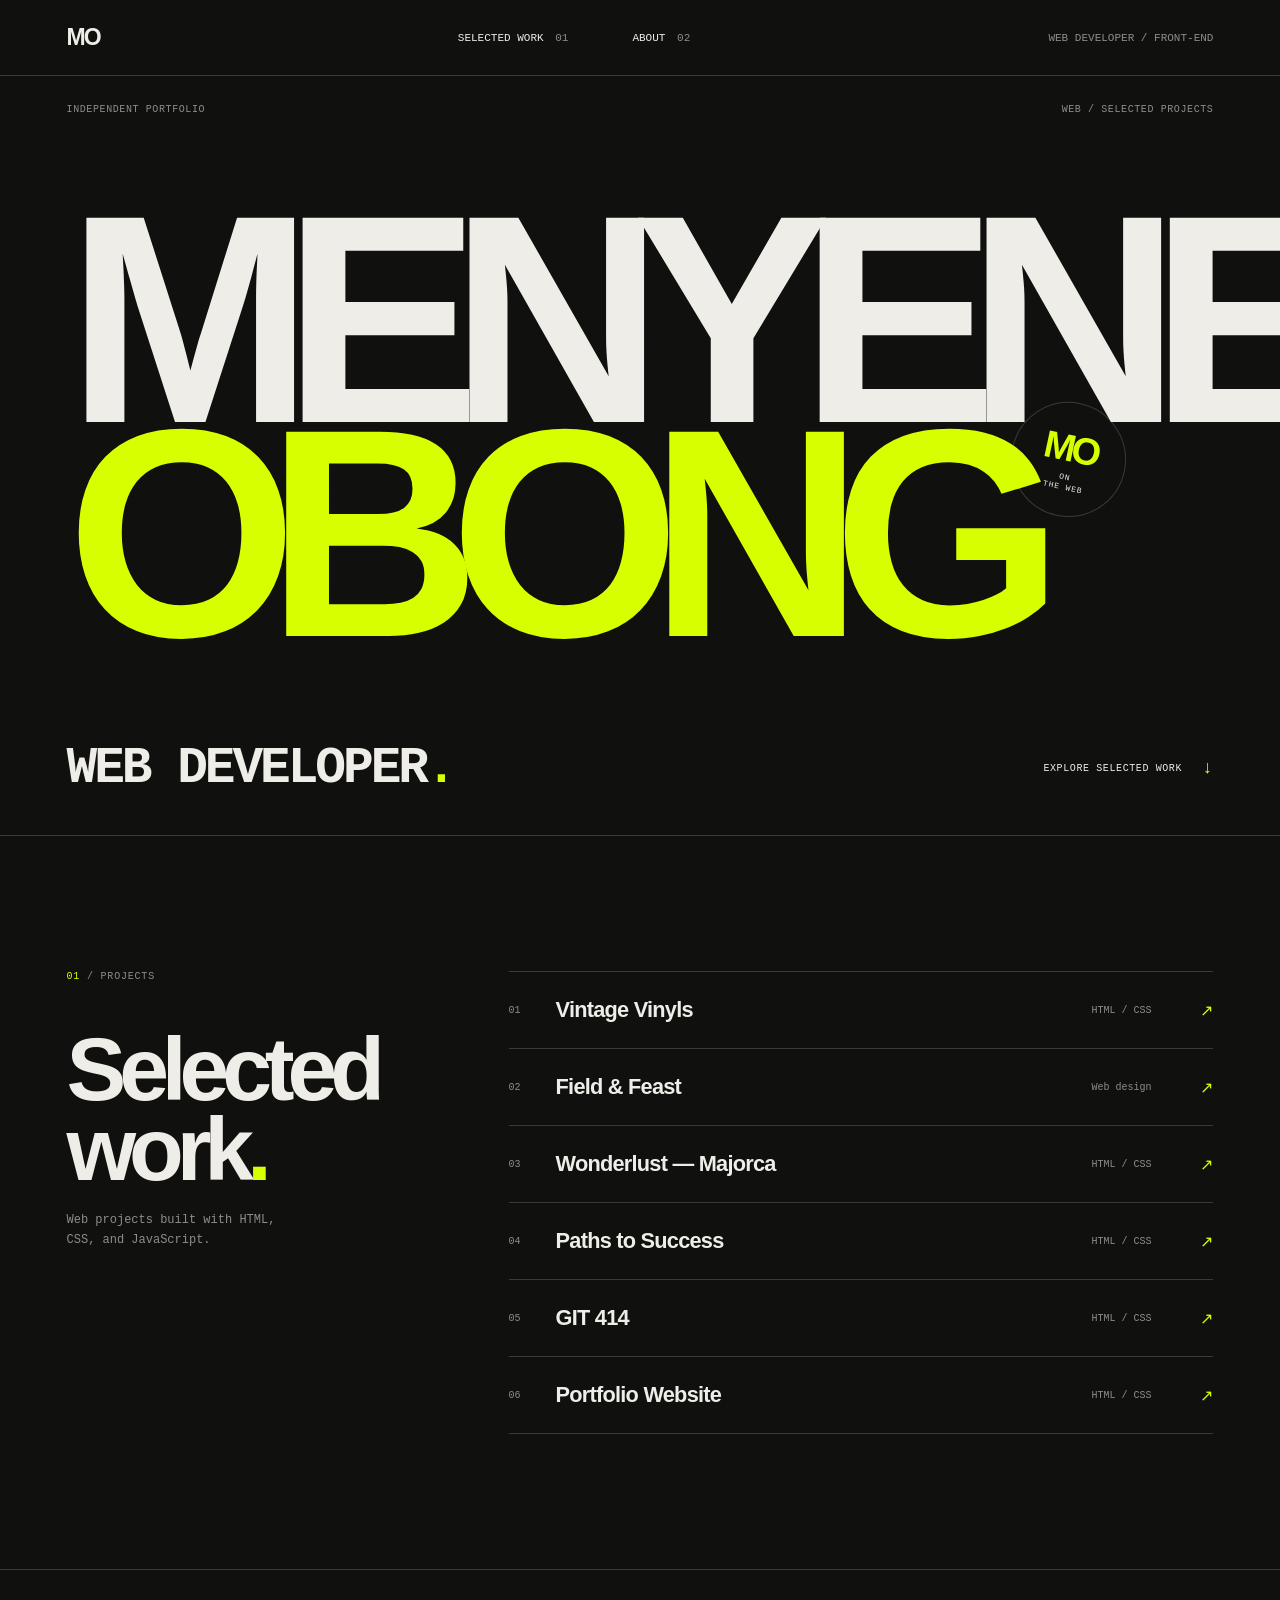
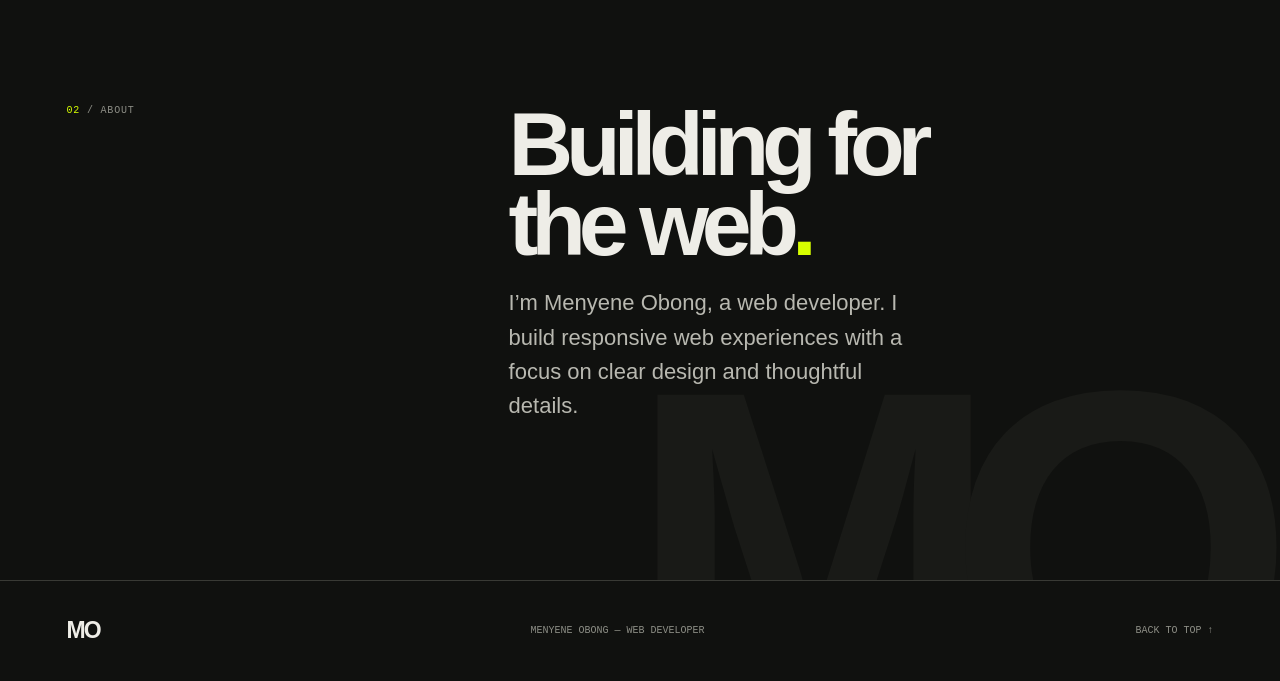
<file: docs/index.html>
<!DOCTYPE html>
<html lang="en">
<head>
    <meta charset="UTF-8">
    <meta name="viewport" content="width=device-width, initial-scale=1.0">
    <meta name="description" content="Menyene Obong — web developer. Selected projects and web work.">
    <meta name="theme-color" content="#10110f">
    <title>Menyene Obong — Web Developer</title>
    <link rel="stylesheet" href="styles.css">
</head>
<body>
    <header class="site-header">
        <a class="wordmark" href="#top" aria-label="Menyene Obong, back to top">MO</a>
        <nav aria-label="Main navigation">
            <a href="#work">Selected work <span>01</span></a>
            <a href="#about">About <span>02</span></a>
        </nav>
        <span class="header-note">Web developer / Front-end</span>
    </header>

    <main id="top">
        <section class="hero" aria-labelledby="hero-title">
            <div class="hero-meta">
                <span>Independent portfolio</span>
                <span>Web / Selected projects</span>
            </div>
            <h1 id="hero-title">Menyene<br><span>Obong</span></h1>
            <div class="hero-bottom">
                <p class="hero-role">Web developer<span class="accent-dot">.</span></p>
                <a class="scroll-link" href="#work">Explore selected work <span aria-hidden="true">↓</span></a>
            </div>
            <div class="hero-stamp" aria-hidden="true">
                <span>MO</span>
                <span>ON<br>THE WEB</span>
            </div>
        </section>

        <section class="work section-wrap" id="work" aria-labelledby="work-title">
            <div class="section-heading">
                <p class="eyebrow"><span>01</span> / Projects</p>
                <h2 id="work-title">Selected<br>work<span class="accent-dot">.</span></h2>
                <p class="section-intro">Web projects built with HTML, CSS, and JavaScript.</p>
            </div>
            <ol class="project-list">
                <li><a class="project-link" href="https://github.com/menyeneabasi-git/GIT-417-Final" target="_blank" rel="noopener noreferrer"><span class="project-index">01</span><span class="project-name">Vintage Vinyls</span><span class="project-type">HTML / CSS</span><span class="project-arrow" aria-hidden="true">↗</span></a></li>
                <li><a class="project-link" href="https://github.com/menyeneabasi-git/field-and-feast" target="_blank" rel="noopener noreferrer"><span class="project-index">02</span><span class="project-name">Field &amp; Feast</span><span class="project-type">Web design</span><span class="project-arrow" aria-hidden="true">↗</span></a></li>
                <li><a class="project-link" href="https://github.com/menyeneabasi-git/wonderlust" target="_blank" rel="noopener noreferrer"><span class="project-index">03</span><span class="project-name">Wonderlust — Majorca</span><span class="project-type">HTML / CSS</span><span class="project-arrow" aria-hidden="true">↗</span></a></li>
                <li><a class="project-link" href="https://github.com/menyeneabasi-git/path-to-success" target="_blank" rel="noopener noreferrer"><span class="project-index">04</span><span class="project-name">Paths to Success</span><span class="project-type">HTML / CSS</span><span class="project-arrow" aria-hidden="true">↗</span></a></li>
                <li><a class="project-link" href="https://github.com/menyeneabasi-git/GIT-414" target="_blank" rel="noopener noreferrer"><span class="project-index">05</span><span class="project-name">GIT 414</span><span class="project-type">HTML / CSS</span><span class="project-arrow" aria-hidden="true">↗</span></a></li>
                <li><a class="project-link" href="https://github.com/menyeneabasi-git/portfolio_website" target="_blank" rel="noopener noreferrer"><span class="project-index">06</span><span class="project-name">Portfolio Website</span><span class="project-type">HTML / CSS</span><span class="project-arrow" aria-hidden="true">↗</span></a></li>
            </ol>
        </section>

        <section class="about section-wrap" id="about" aria-labelledby="about-title">
            <p class="eyebrow"><span>02</span> / About</p>
            <div class="about-content">
                <h2 id="about-title">Building for<br>the web<span class="accent-dot">.</span></h2>
                <p>I’m Menyene Obong, a web developer. I build responsive web experiences with a focus on clear design and thoughtful details.</p>
            </div>
            <div class="about-mark" aria-hidden="true">MO</div>
        </section>
    </main>

    <footer class="site-footer">
        <a class="wordmark" href="#top" aria-label="Back to top">MO</a>
        <span>Menyene Obong — Web Developer</span>
        <a href="#top">Back to top ↑</a>
    </footer>
</body>
</html>
</file>
<file: docs/styles.css>
:root {
    color-scheme: dark;
    --ink: #10110f;
    --paper: #eeede7;
    --muted: #8d8e86;
    --line: #393a35;
    --acid: #d7ff00;
    --mono: "Courier New", Courier, monospace;
    --sans: Arial, Helvetica, sans-serif;
}

* {
    box-sizing: border-box;
}

html {
    scroll-behavior: smooth;
}

body {
    margin: 0;
    background: var(--ink);
    color: var(--paper);
    font-family: var(--sans);
    -webkit-font-smoothing: antialiased;
}

a {
    color: inherit;
    text-decoration: none;
}

a:focus-visible {
    outline: 2px solid var(--acid);
    outline-offset: 5px;
}

.site-header {
    min-height: 76px;
    padding: 0 5.2vw;
    display: flex;
    align-items: center;
    justify-content: space-between;
    border-bottom: 1px solid var(--line);
    font-family: var(--mono);
    font-size: 11px;
    text-transform: uppercase;
}

.wordmark {
    position: relative;
    font-family: var(--sans);
    font-size: 23px;
    font-weight: 900;
    letter-spacing: -2px;
}

.site-header nav {
    display: flex;
    gap: clamp(24px, 5vw, 72px);
}

.site-header nav a,
.site-footer > a:last-child {
    transition: color 160ms ease;
}

.site-header nav a:hover,
.site-footer > a:last-child:hover {
    color: var(--acid);
}

.site-header nav span {
    margin-left: 5px;
    color: var(--muted);
}

.header-note {
    color: var(--muted);
}

.hero {
    position: relative;
    min-height: min(760px, calc(100svh - 76px));
    padding: 28px 5.2vw 38px;
    display: flex;
    flex-direction: column;
    justify-content: space-between;
    overflow: hidden;
    border-bottom: 1px solid var(--line);
}

.hero-meta,
.hero-bottom {
    display: flex;
    align-items: center;
    justify-content: space-between;
    font: 10px var(--mono);
    letter-spacing: 0.06em;
    text-transform: uppercase;
}

.hero-meta {
    color: var(--muted);
}

.hero h1 {
    position: relative;
    z-index: 1;
    margin: auto 0;
    width: fit-content;
    font-size: clamp(100px, 23.2vw, 340px);
    font-weight: 800;
    line-height: 0.72;
    letter-spacing: -0.105em;
    text-transform: uppercase;
}

.hero h1 > span {
    color: var(--acid);
}

.hero-role {
    margin: 0;
    font-size: clamp(24px, 4vw, 52px);
    font-weight: 700;
    letter-spacing: -0.06em;
}

.accent-dot {
    color: var(--acid);
}

.scroll-link {
    display: flex;
    align-items: center;
    gap: 20px;
}

.scroll-link span {
    color: var(--acid);
    font-size: 18px;
}

.hero-stamp {
    position: absolute;
    right: 12%;
    top: 43%;
    width: clamp(76px, 9vw, 130px);
    aspect-ratio: 1;
    border: 1px solid var(--line);
    border-radius: 50%;
    display: grid;
    place-content: center;
    gap: 3px;
    text-align: center;
    transform: rotate(12deg);
    font-family: var(--mono);
}

.hero-stamp span:first-child {
    color: var(--acid);
    font: 800 clamp(20px, 3vw, 38px) var(--sans);
    letter-spacing: -0.1em;
}

.hero-stamp span:last-child {
    font-size: 8px;
    line-height: 1.15;
    letter-spacing: 0.12em;
}

.section-wrap {
    padding: 135px 5.2vw;
    border-bottom: 1px solid var(--line);
}

.work {
    display: grid;
    grid-template-columns: minmax(230px, 0.75fr) minmax(0, 1.5fr);
    gap: 7vw;
}

.eyebrow {
    margin: 0;
    color: var(--muted);
    font: 10px var(--mono);
    letter-spacing: 0.08em;
    text-transform: uppercase;
}

.eyebrow span {
    color: var(--acid);
}

.section-heading h2,
.about-content h2 {
    margin: 48px 0 22px;
    font-size: clamp(48px, 7vw, 94px);
    line-height: 0.89;
    letter-spacing: -0.08em;
}

.section-intro {
    max-width: 220px;
    color: var(--muted);
    font: 12px/1.6 var(--mono);
}

.project-list {
    margin: 0;
    padding: 0;
    list-style: none;
}

.project-list li {
    border-top: 1px solid var(--line);
}

.project-link {
    min-height: 76px;
    display: grid;
    grid-template-columns: 35px minmax(0, 1fr) 90px 20px;
    align-items: center;
    gap: 12px;
    transition: color 180ms ease, padding 180ms ease;
}

.project-list li:last-child {
    border-bottom: 1px solid var(--line);
}

.project-link:hover {
    padding: 0 8px;
    color: var(--acid);
}

.project-index,
.project-type {
    color: var(--muted);
    font: 10px var(--mono);
}

.project-type {
    white-space: nowrap;
}

.project-name {
    font-size: clamp(15px, 1.7vw, 22px);
    font-weight: 600;
    letter-spacing: -0.035em;
}

.project-arrow {
    color: var(--acid);
    text-align: right;
}

.about {
    position: relative;
    min-height: 430px;
    display: grid;
    grid-template-columns: minmax(230px, 0.75fr) minmax(0, 1.5fr);
    gap: 7vw;
    overflow: hidden;
}

.about-content {
    max-width: 660px;
}

.about-content h2 {
    margin-top: 0;
}

.about-content > p {
    max-width: 400px;
    color: #b8b8b0;
    font-size: clamp(17px, 2vw, 22px);
    line-height: 1.55;
}

.about-mark {
    position: absolute;
    right: 3vw;
    bottom: -0.43em;
    color: #191a17;
    font-size: clamp(180px, 35vw, 470px);
    font-weight: 900;
    letter-spacing: -0.12em;
    line-height: 1;
    pointer-events: none;
    user-select: none;
}

.site-footer {
    min-height: 100px;
    padding: 20px 5.2vw;
    display: flex;
    align-items: center;
    justify-content: space-between;
    color: var(--muted);
    font: 10px var(--mono);
    text-transform: uppercase;
}

.site-footer .wordmark {
    color: var(--paper);
}

@media (max-width: 700px) {
    .site-header {
        min-height: 66px;
    }

    .header-note {
        display: none;
    }

    .site-header nav {
        gap: 22px;
    }

    .hero {
        min-height: min(660px, calc(100svh - 66px));
        padding-top: 22px;
        padding-bottom: 28px;
    }

    .hero-meta {
        gap: 20px;
        font-size: 8px;
    }

    .hero h1 {
        font-size: clamp(90px, 22vw, 160px);
    }

    .hero-stamp {
        top: 38%;
        right: 8%;
    }

    .section-wrap {
        padding: 86px 6vw;
    }

    .work,
    .about {
        grid-template-columns: 1fr;
        gap: 48px;
    }

    .section-heading h2 {
        margin-top: 34px;
    }

    .project-link {
        grid-template-columns: 26px minmax(0, 1fr) 72px 14px;
        gap: 8px;
        min-height: 68px;
    }

    .project-type {
        font-size: 8px;
    }

    .about {
        min-height: 430px;
    }

    .site-footer {
        padding-inline: 6vw;
        font-size: 8px;
    }
}

@media (prefers-reduced-motion: reduce) {
    html {
        scroll-behavior: auto;
    }

    *,
    *::before,
    *::after {
        transition-duration: 0.01ms !important;
    }
}
</file>
